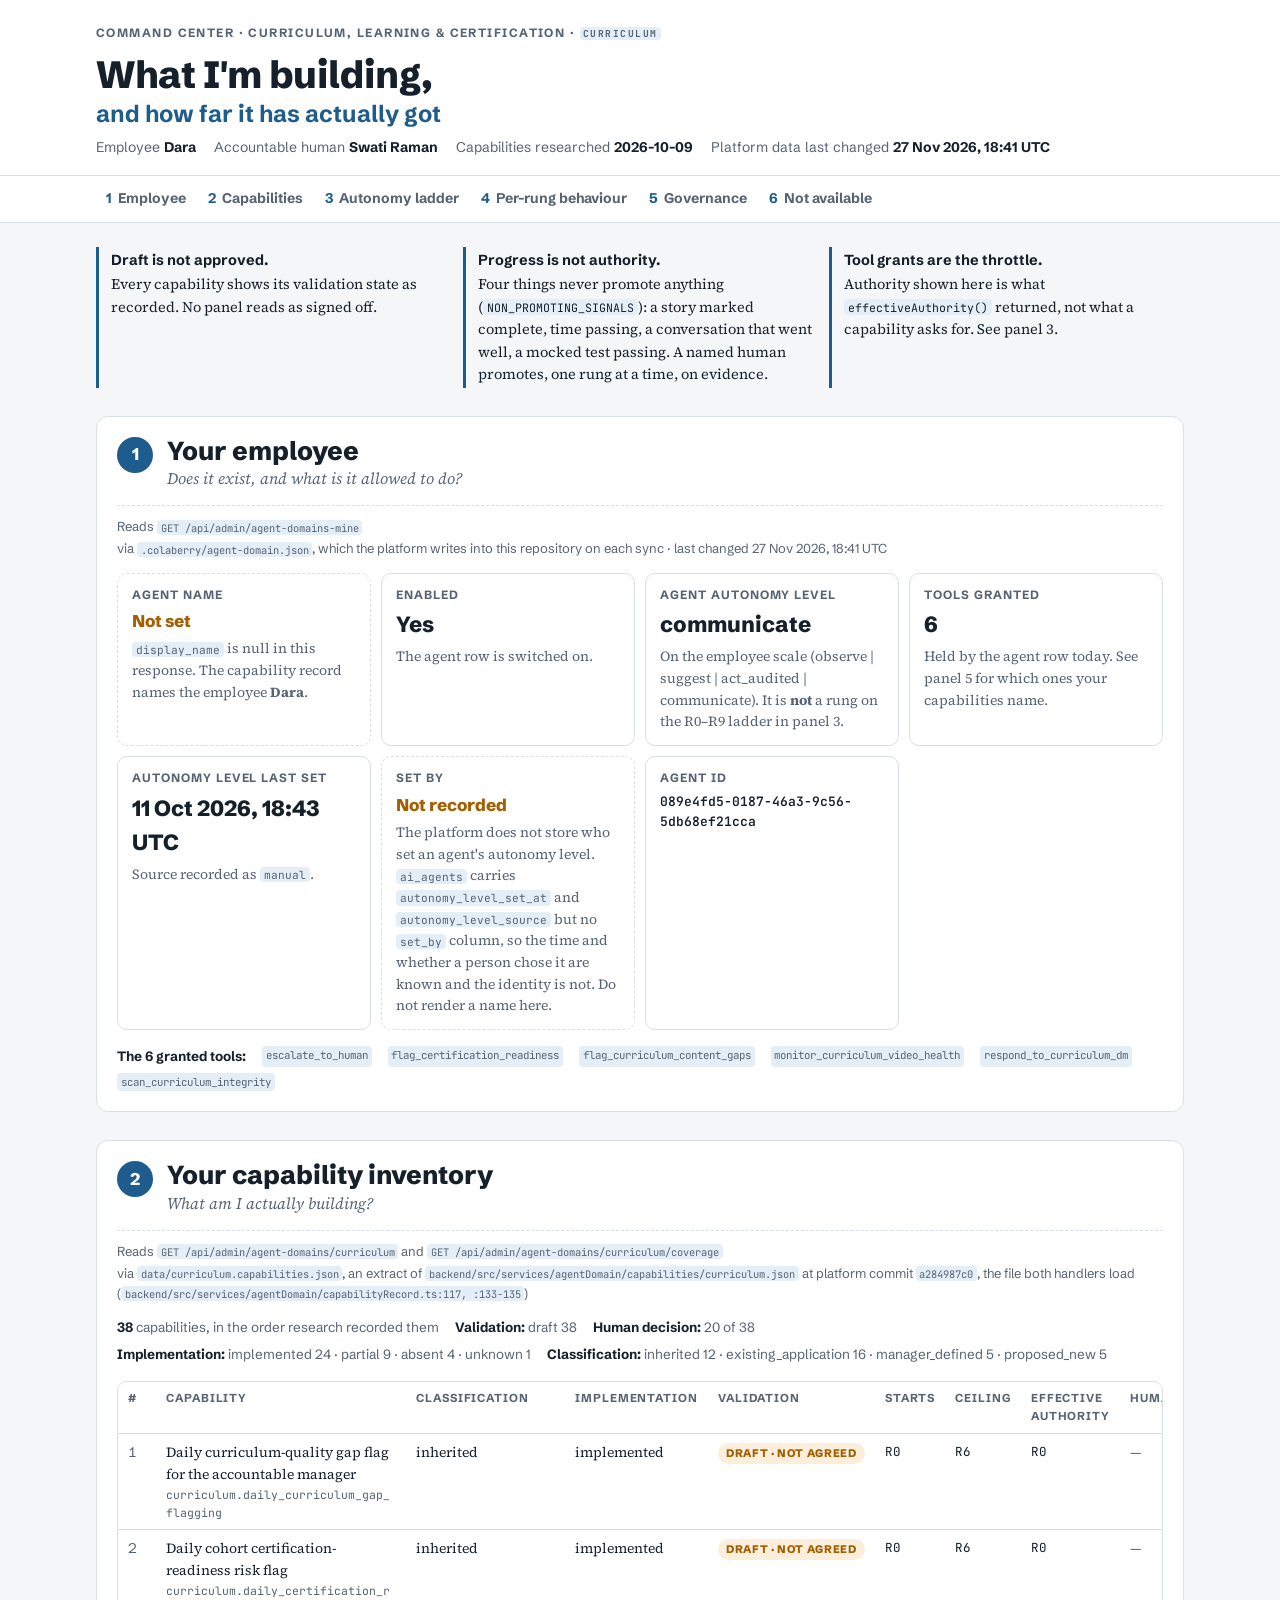
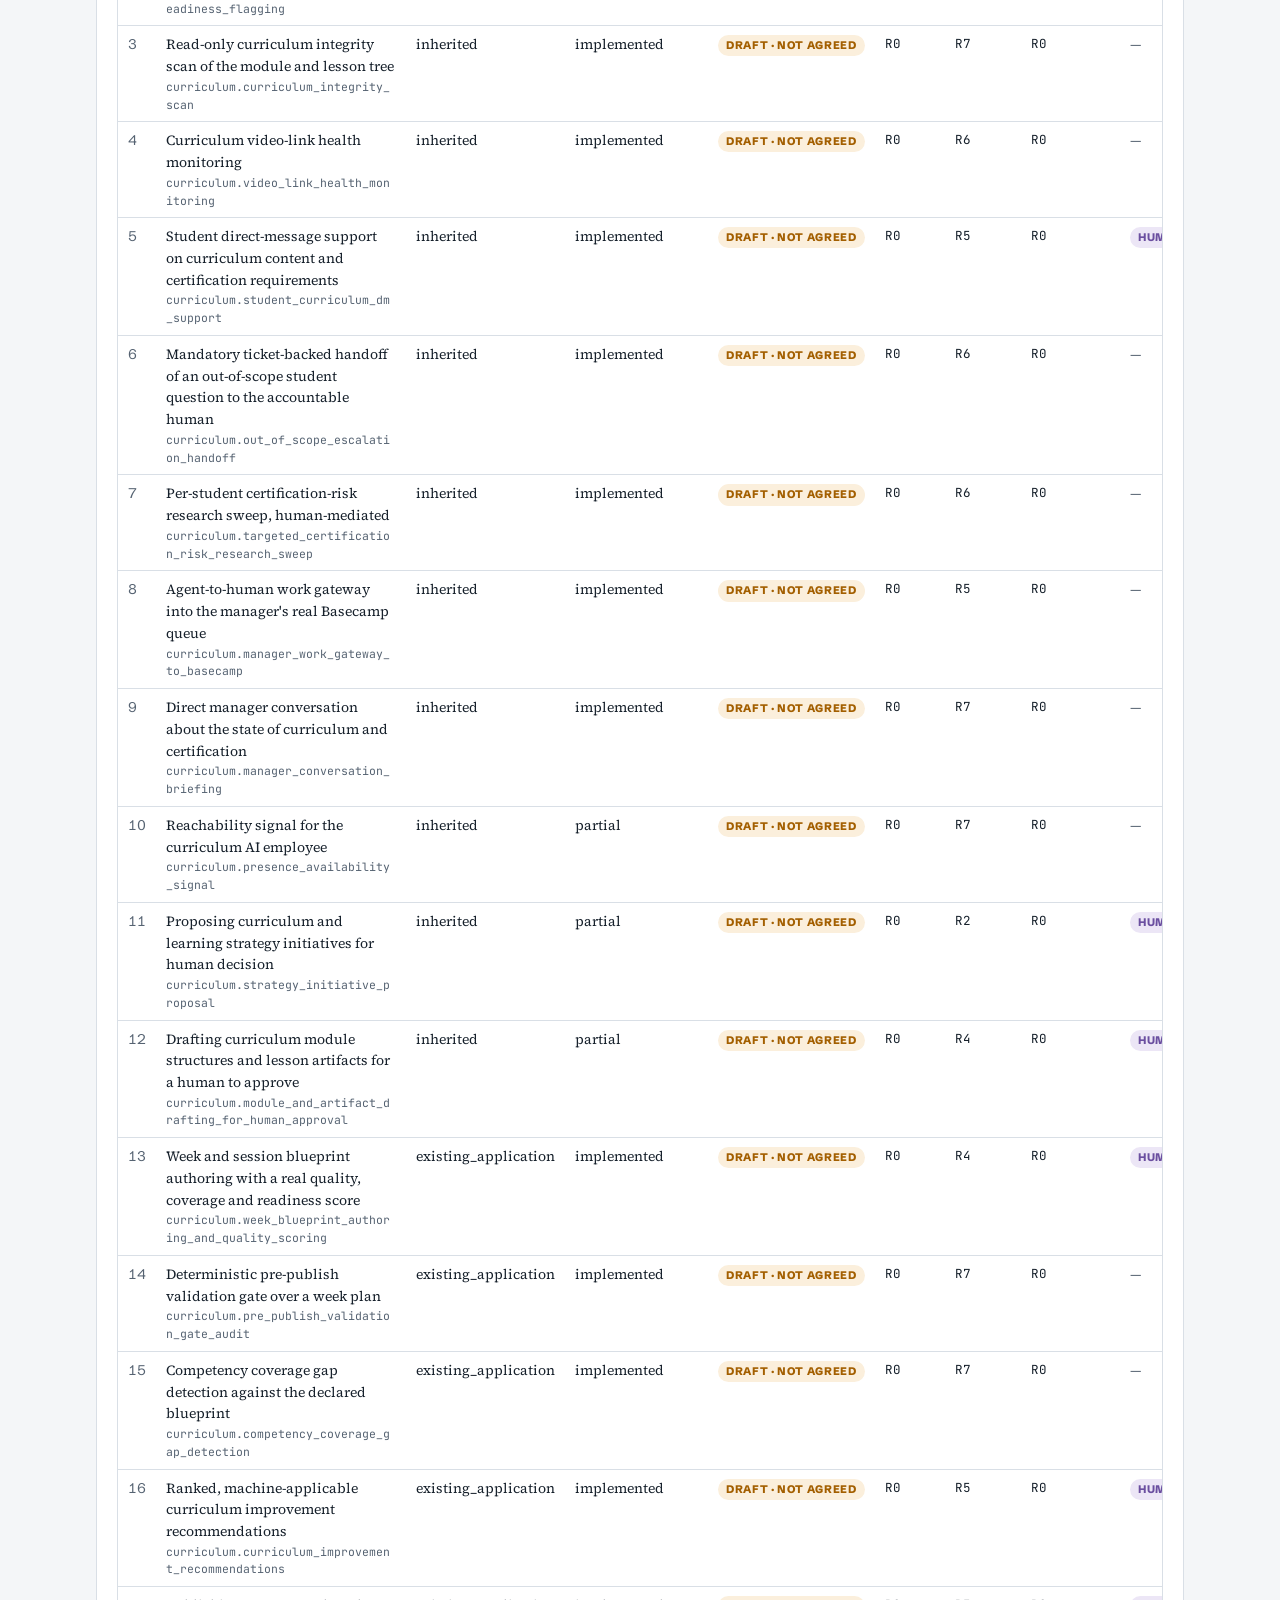
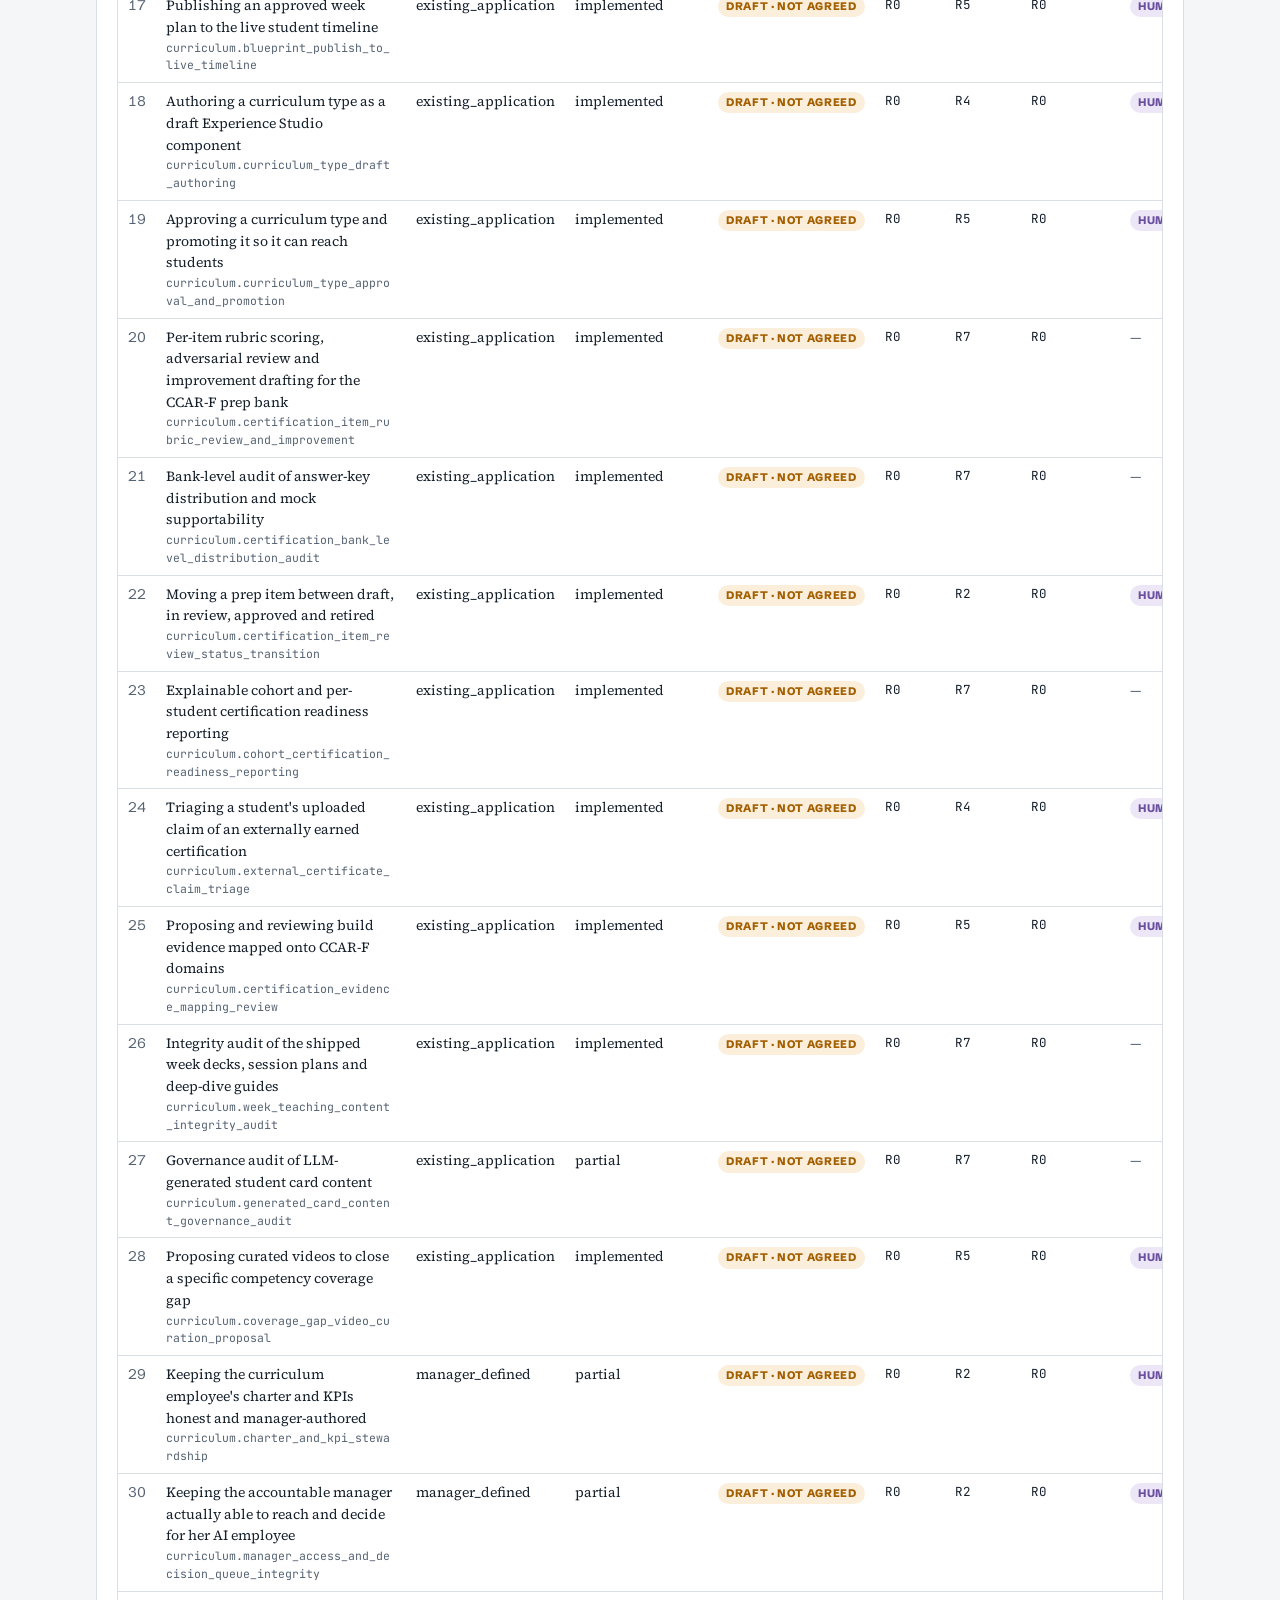
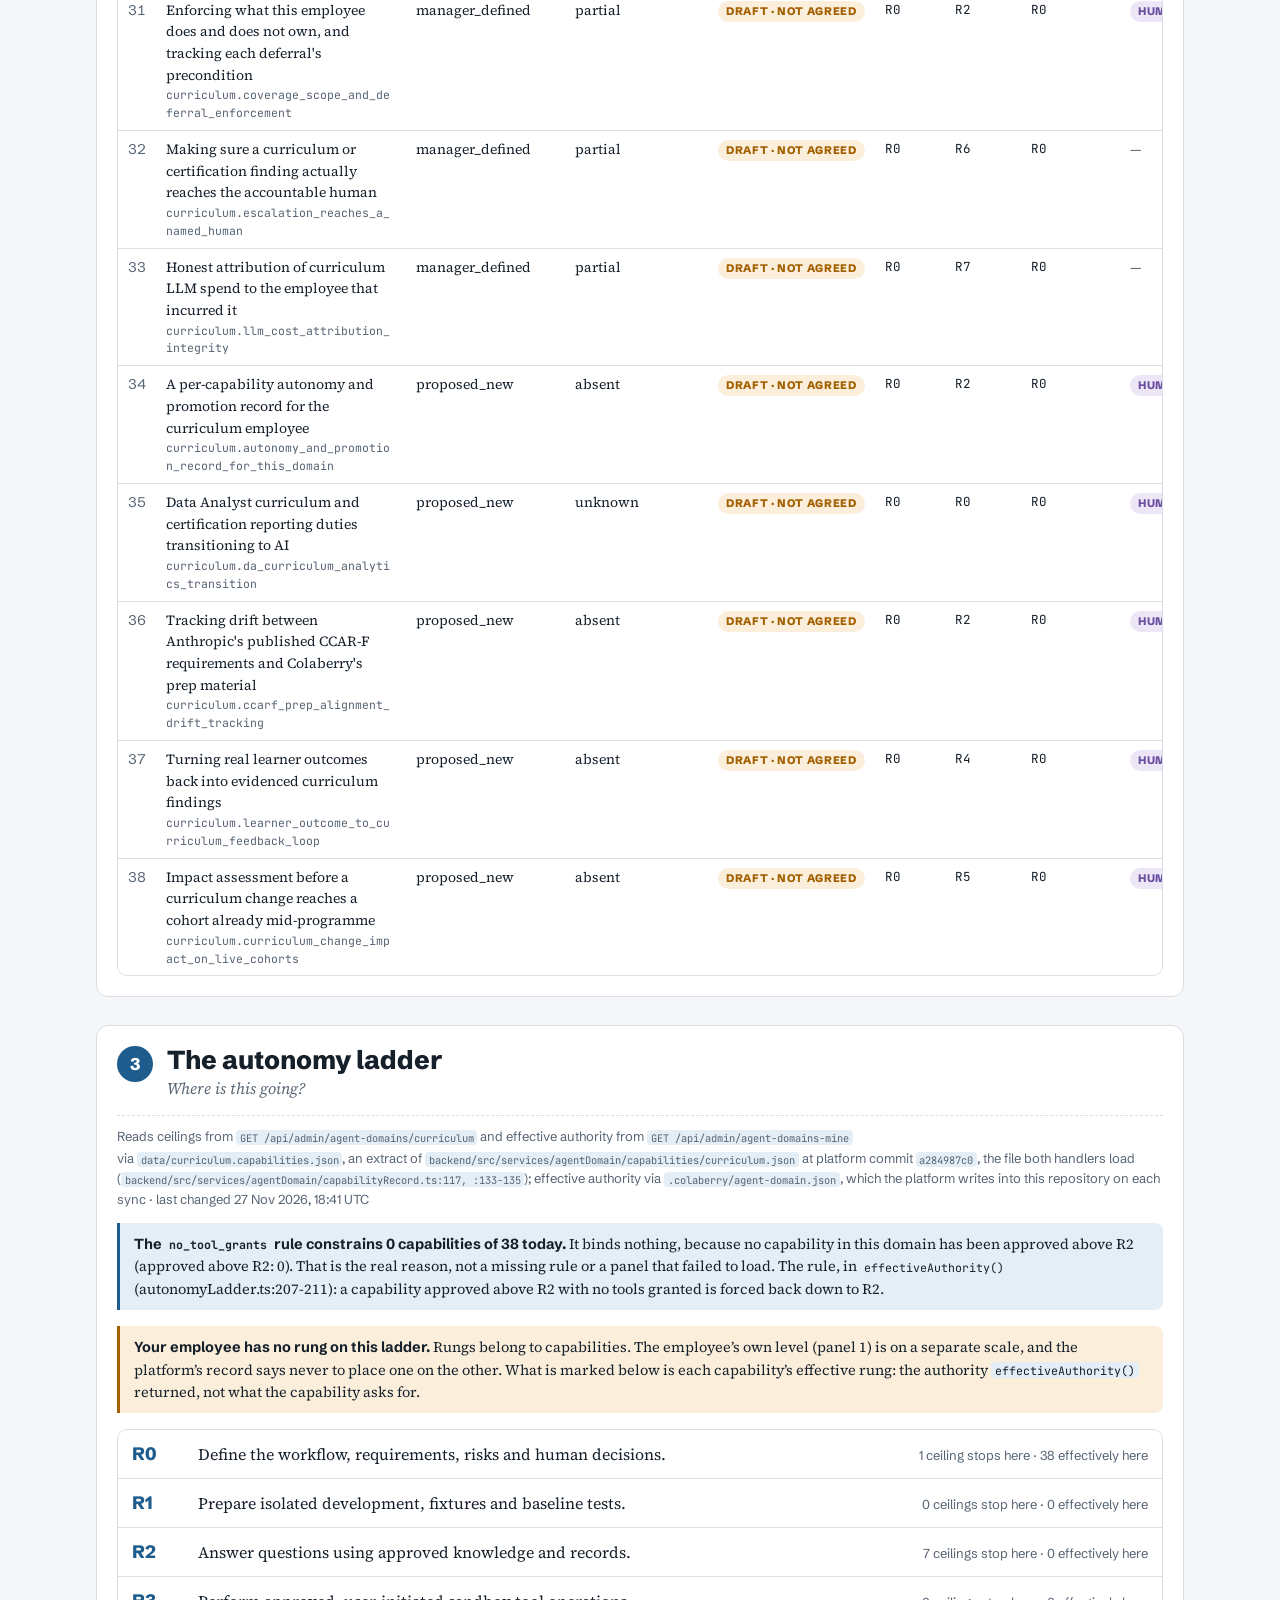
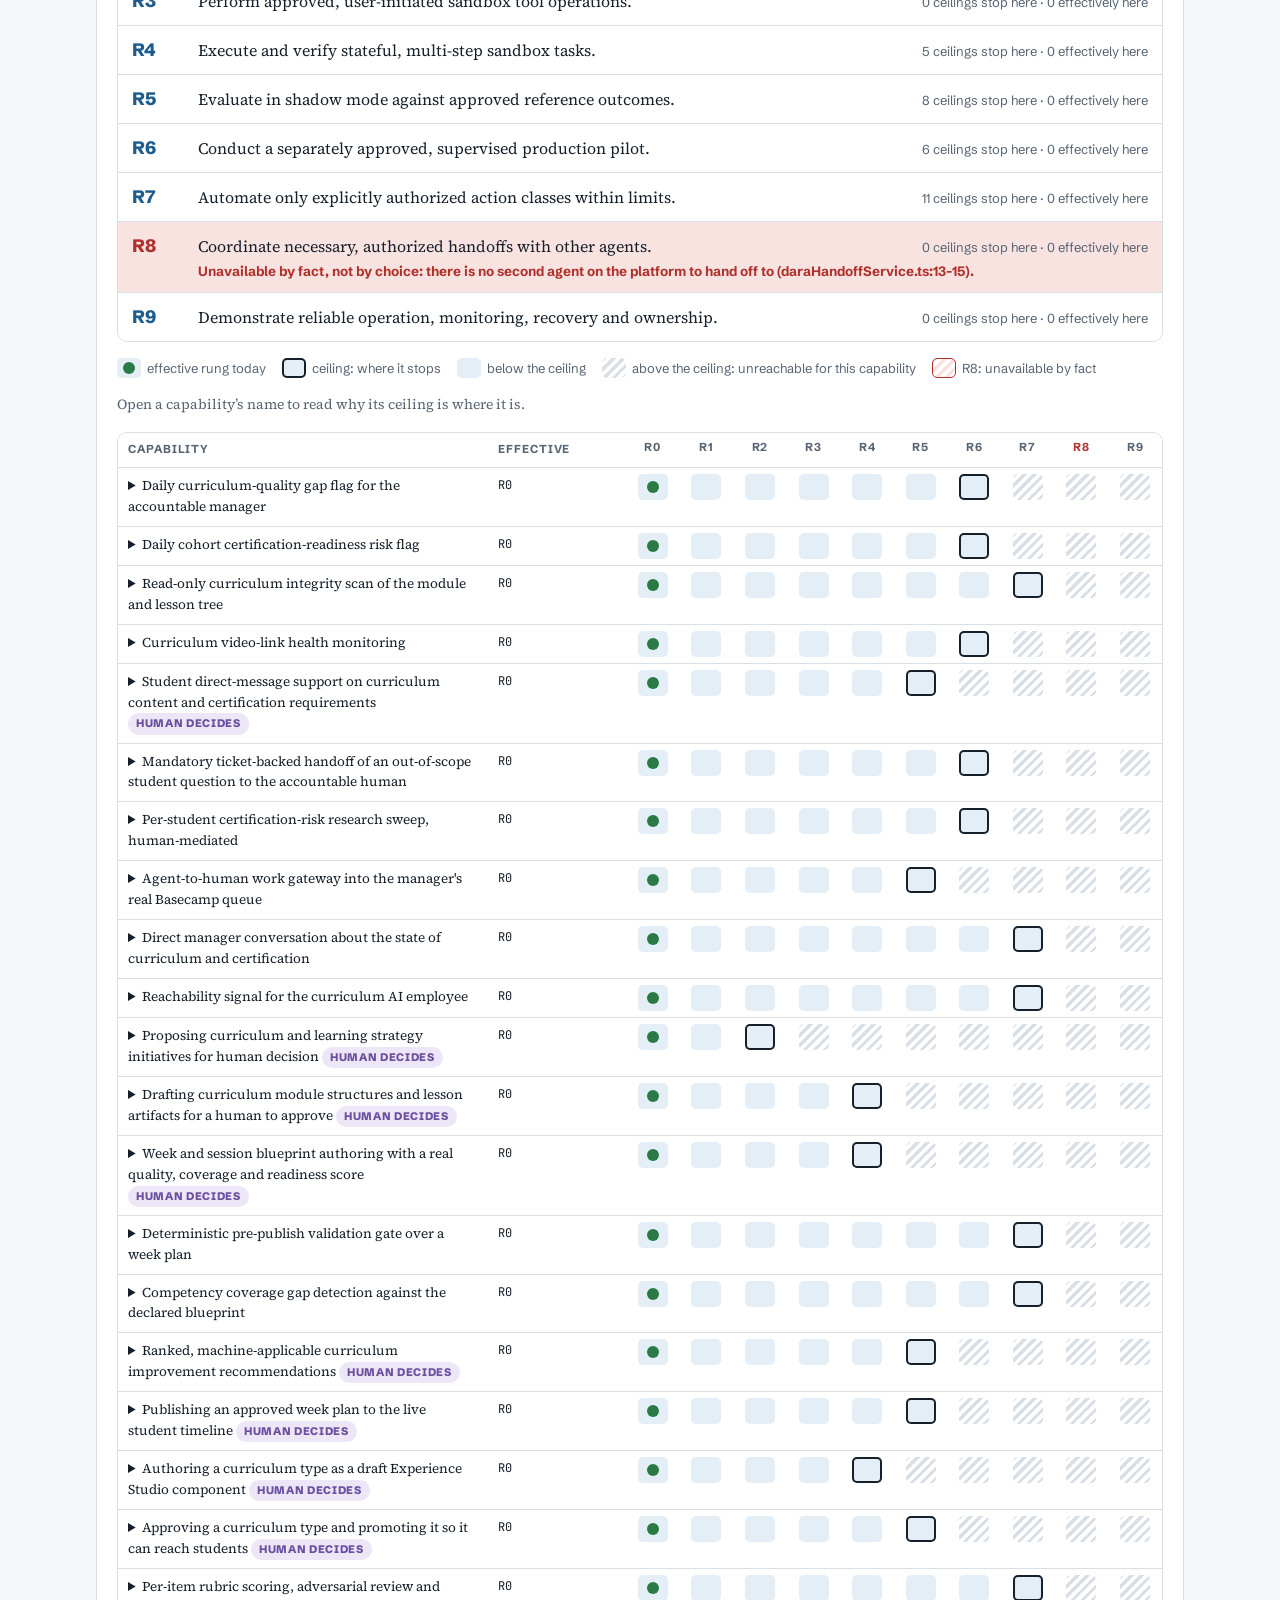
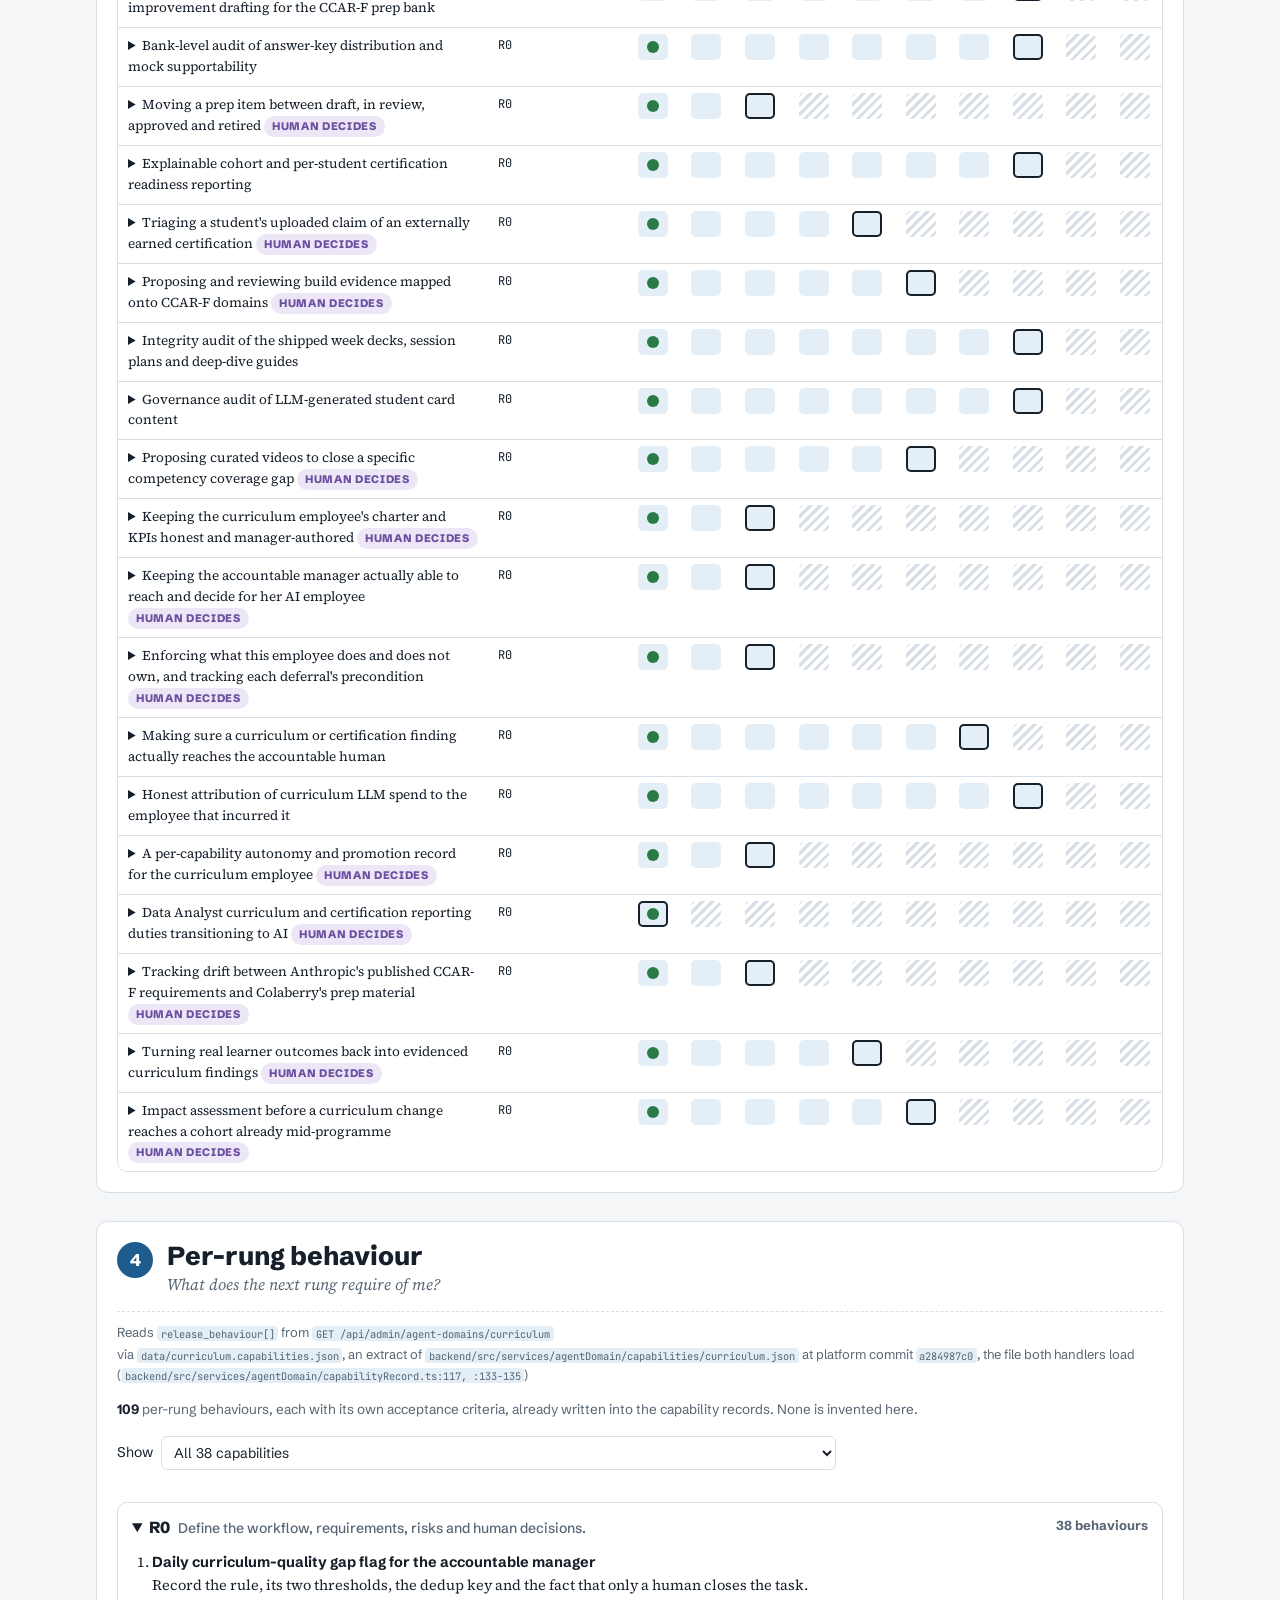
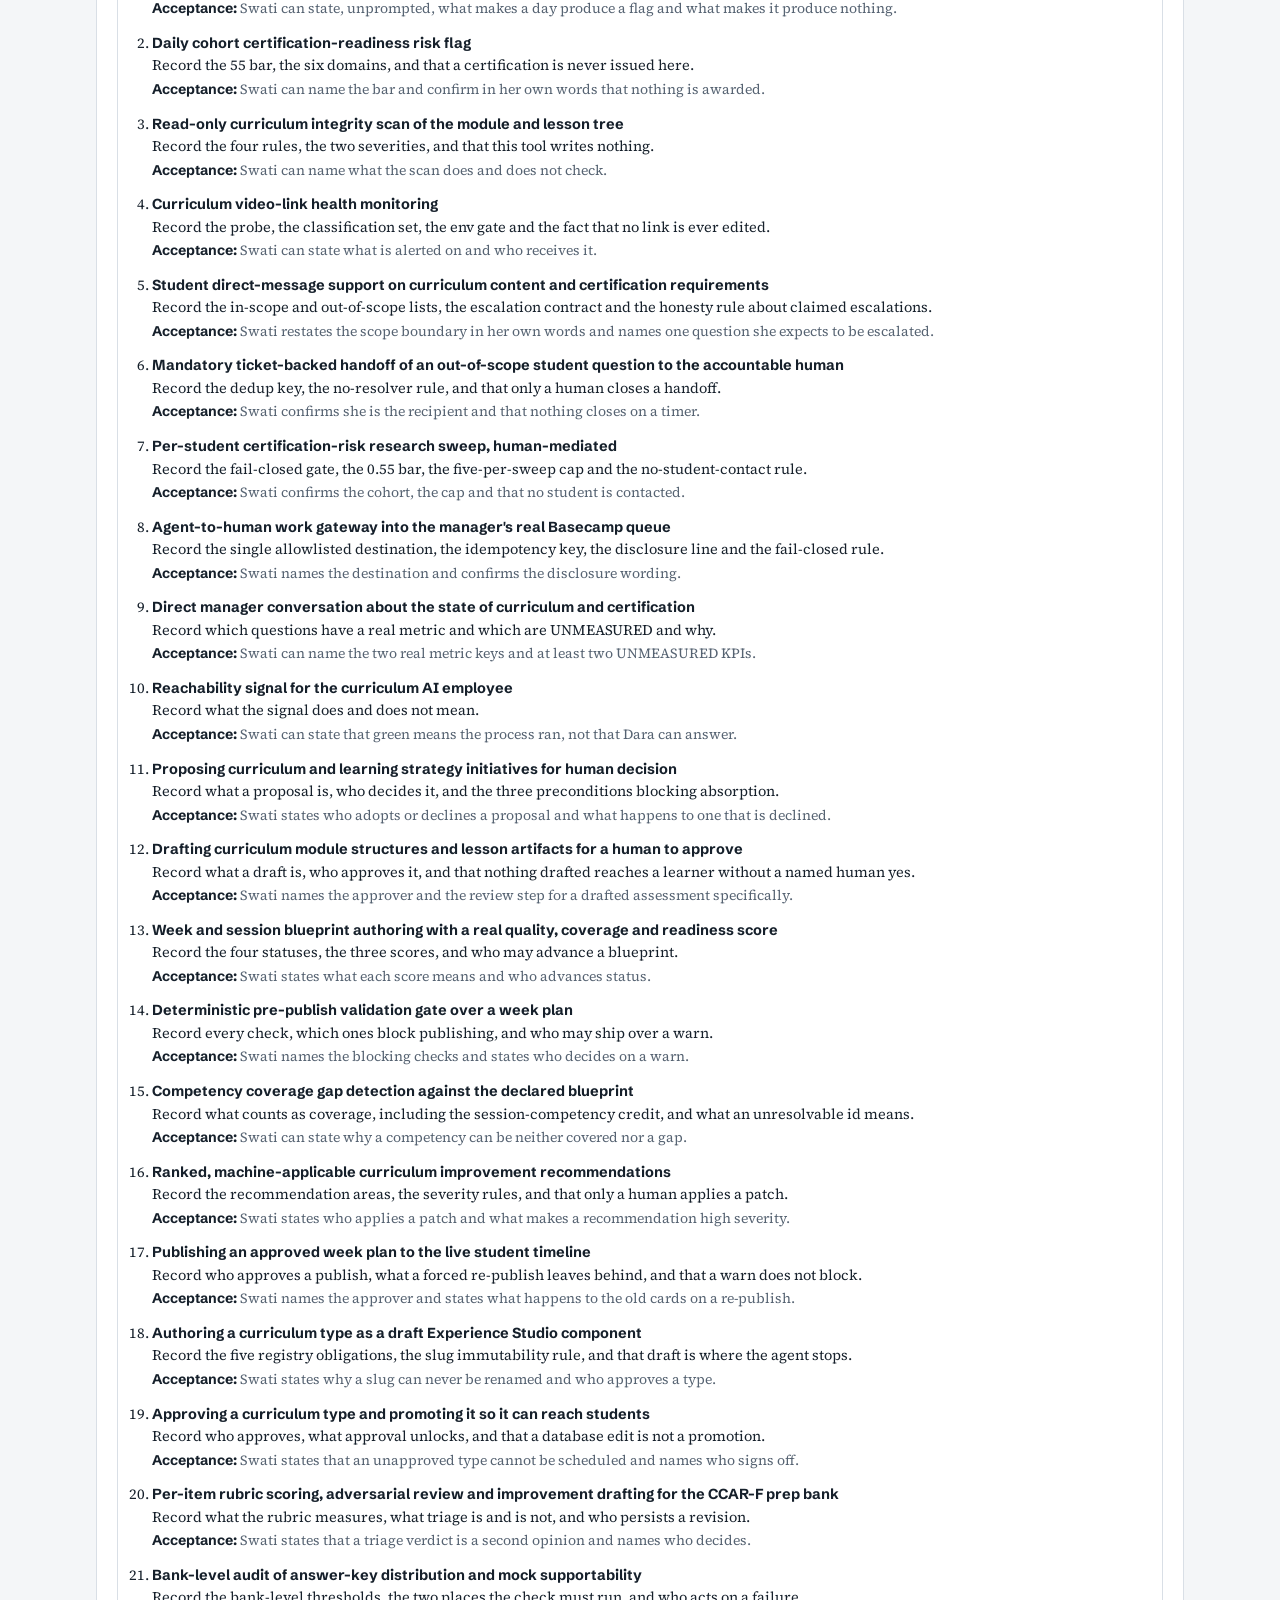
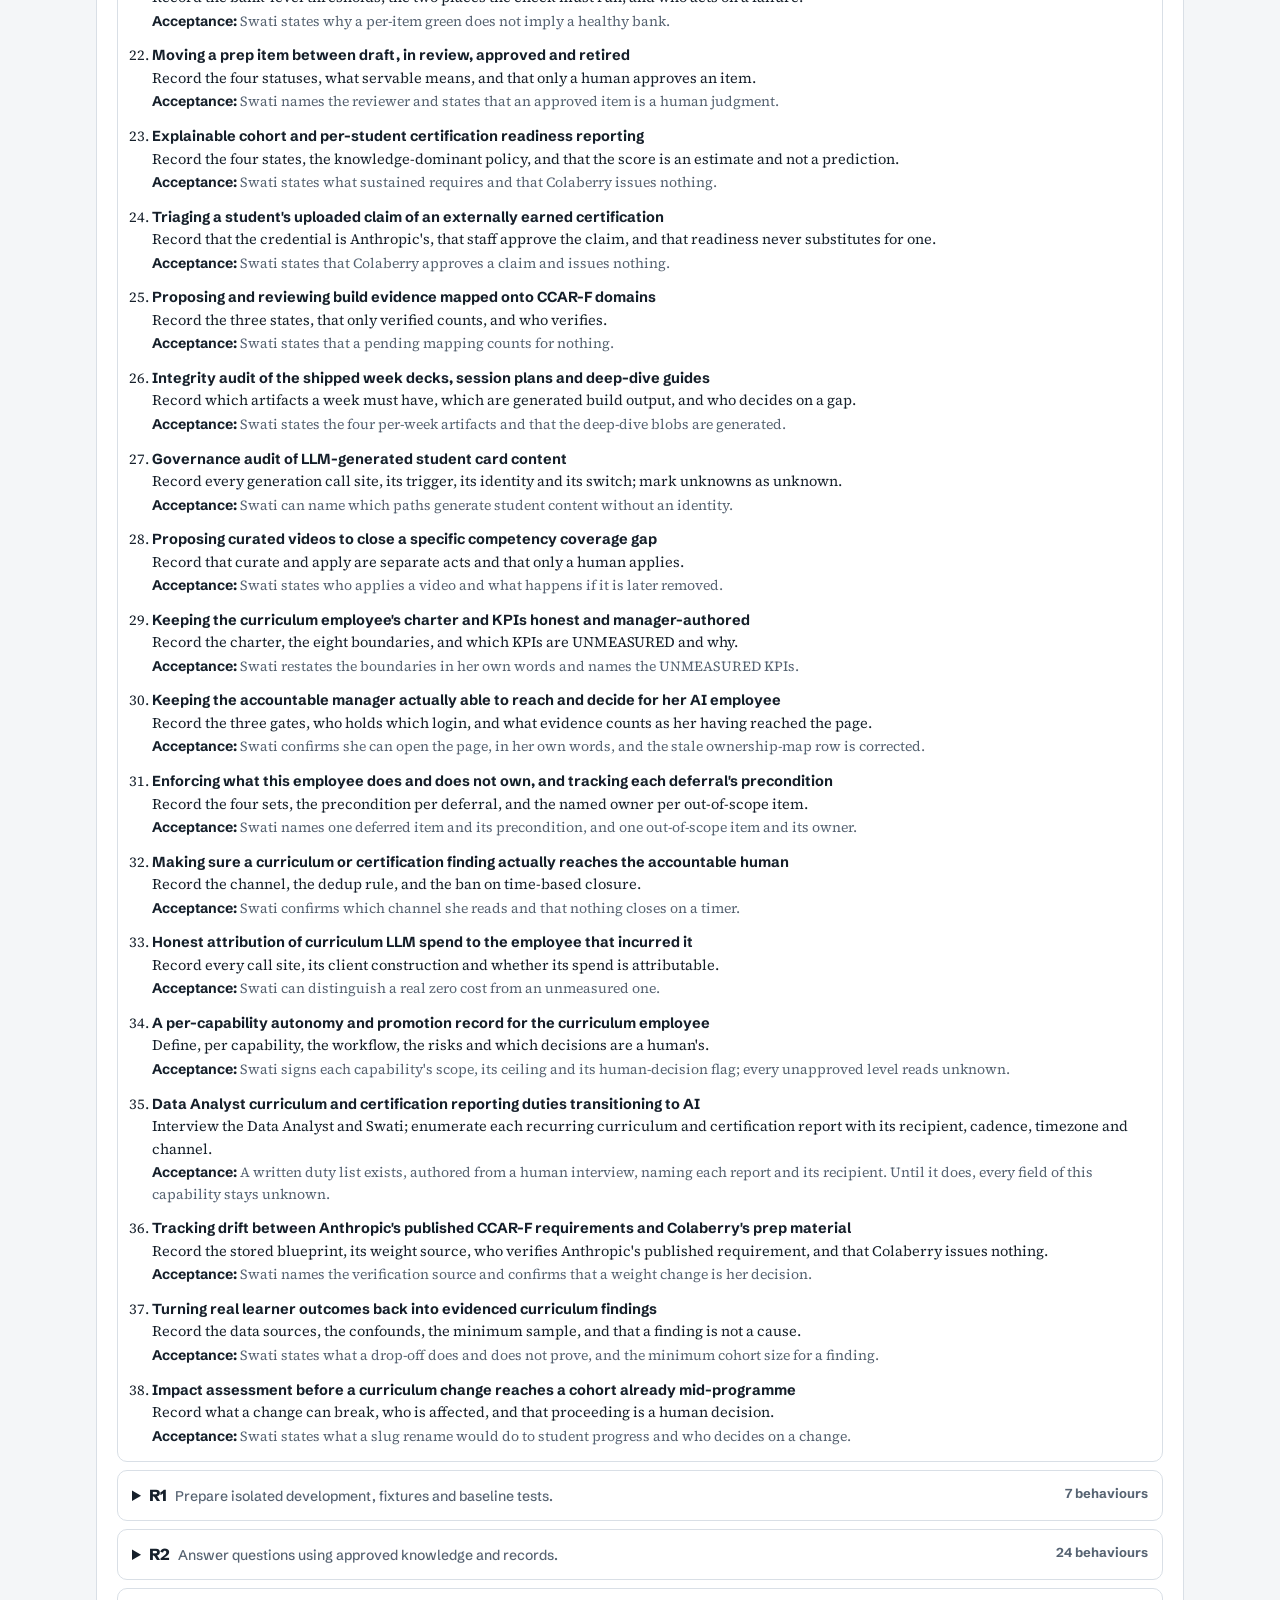
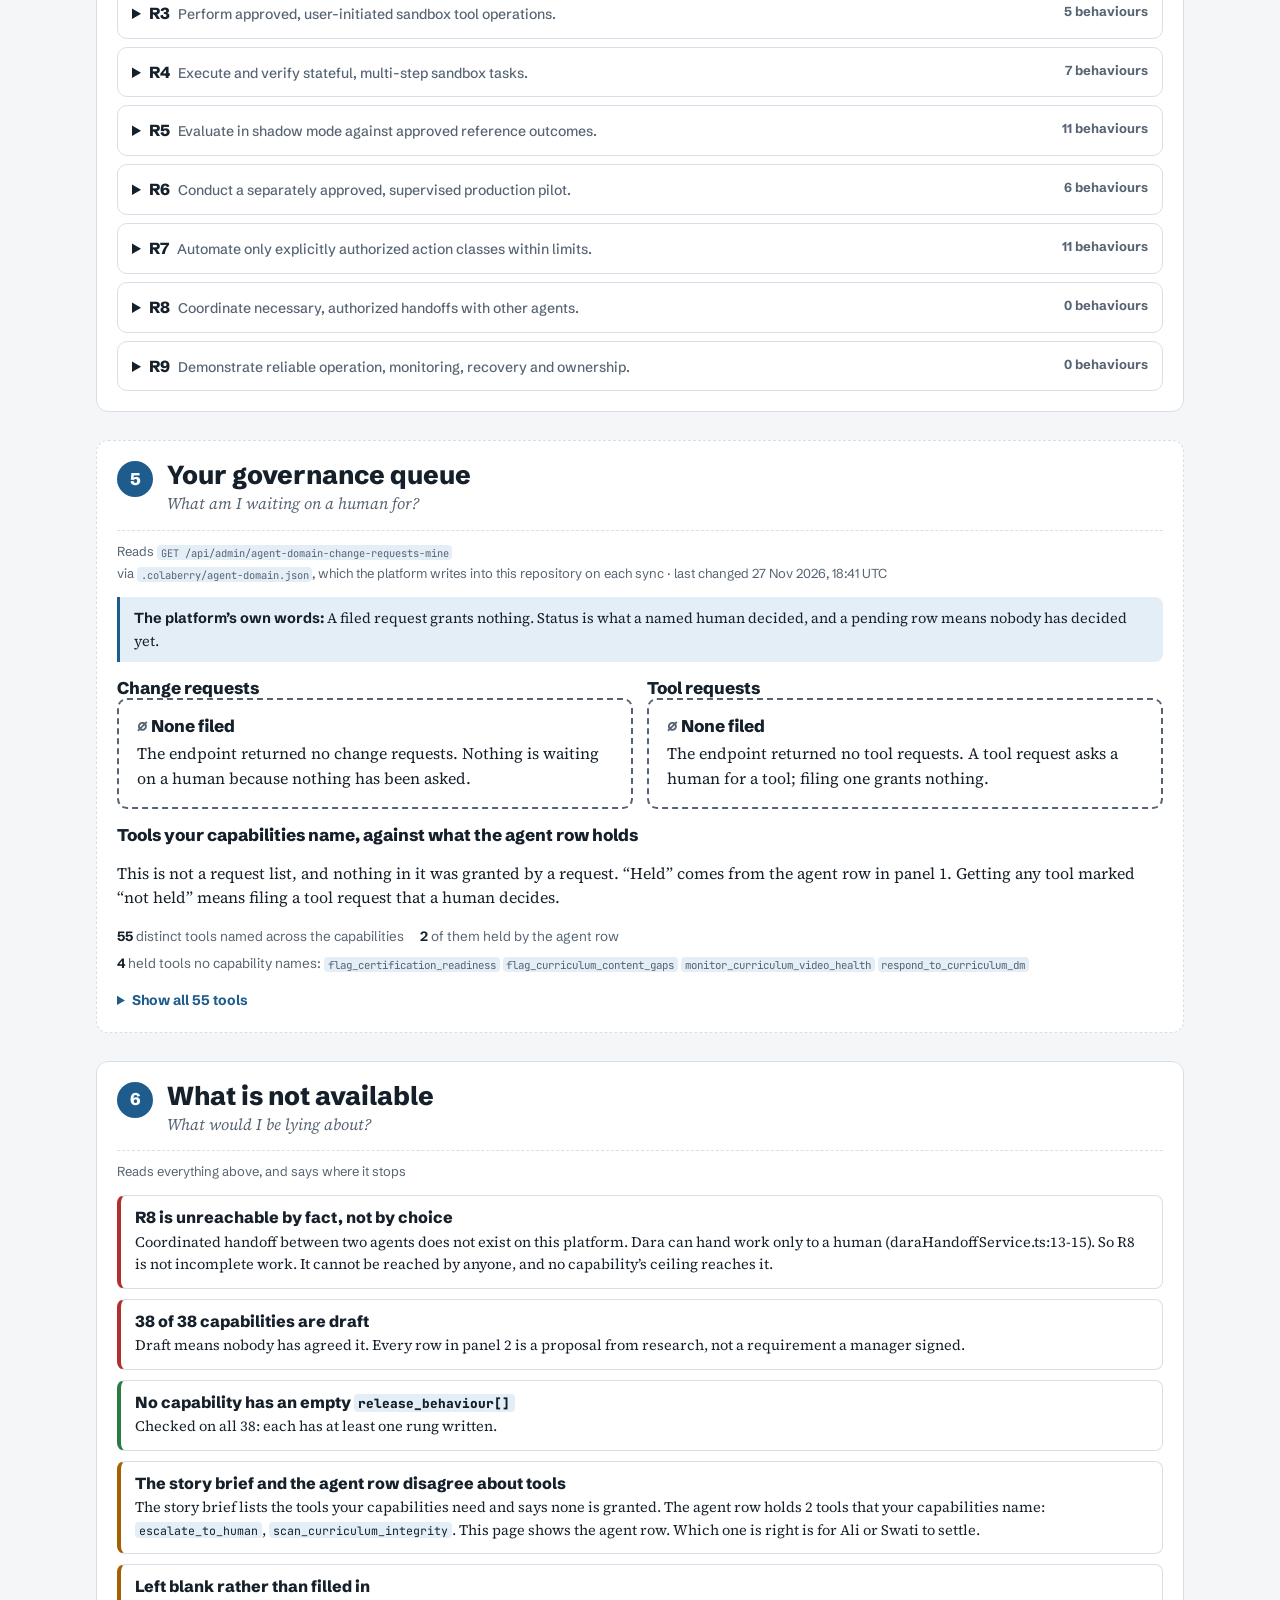
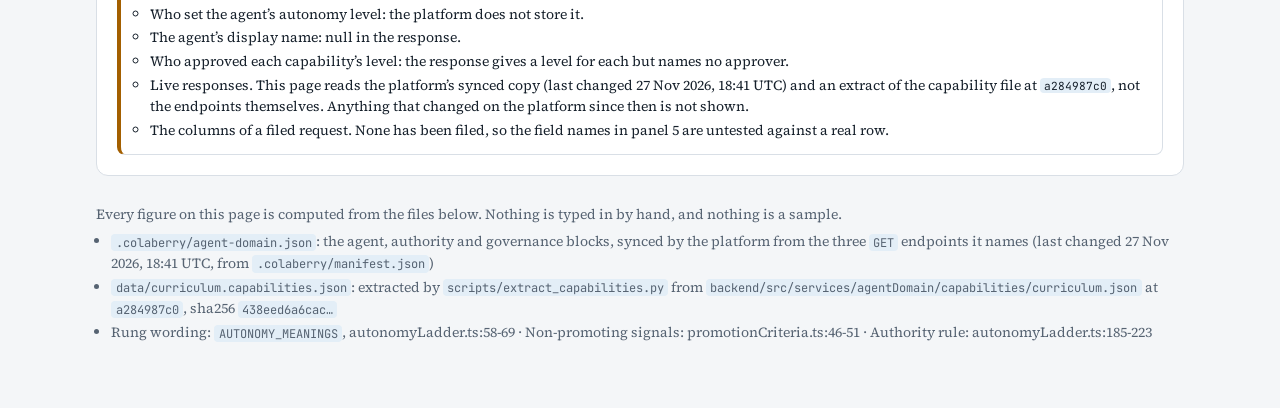
<file: index.html>
<!doctype html>
<html lang="en">
<head>
<meta charset="utf-8">
<meta name="viewport" content="width=device-width, initial-scale=1">
<title>Command Center · Curriculum</title>
<link rel="preconnect" href="https://fonts.googleapis.com">
<link rel="preconnect" href="https://fonts.gstatic.com" crossorigin>
<link rel="stylesheet" href="https://fonts.googleapis.com/css2?family=Schibsted+Grotesk:wght@500;700;800&family=Source+Serif+4:opsz,wght@8..60,400;8..60,600&family=JetBrains+Mono:wght@400;600&display=swap">
<link rel="stylesheet" href="assets/styles.css">
</head>
<body>
<header class="mast">
  <div class="wrap">
    <div class="eyebrow">Command Center · Curriculum, Learning &amp; Certification · <code>curriculum</code></div>
    <h1>What I'm building, <span>and how far it has actually got</span></h1>
    <p class="meta" id="meta">Reading the platform's records…</p>
    <div id="demo-banner" class="demo-banner" hidden></div>
  </div>
  <nav class="jump" aria-label="Panels">
    <div class="wrap">
      <a href="#p1"><b>1</b>Employee</a>
      <a href="#p2"><b>2</b>Capabilities</a>
      <a href="#p3"><b>3</b>Autonomy ladder</a>
      <a href="#p4"><b>4</b>Per-rung behaviour</a>
      <a href="#p5"><b>5</b>Governance</a>
      <a href="#p6"><b>6</b>Not available</a>
    </div>
  </nav>
</header>

<main class="wrap">
  <section class="rules" aria-label="Rules this page keeps">
    <div><b>Draft is not approved.</b><span>Every capability shows its validation state as recorded. No panel reads as signed off.</span></div>
    <div><b>Progress is not authority.</b><span id="rule-progress">A named human promotes, one rung at a time, on evidence.</span></div>
    <div><b>Tool grants are the throttle.</b><span>Authority shown here is what <code>effectiveAuthority()</code> returned, not what a capability asks for. See panel 3.</span></div>
  </section>

  <section class="panel" id="p1" data-state="loading" aria-busy="true">
    <header class="ph"><span class="pn">1</span><div><h2>Your employee</h2><p class="pq">Does it exist, and what is it allowed to do?</p></div></header>
    <p class="reads">Reads <code>GET /api/admin/agent-domains-mine</code></p>
    <div class="pb"></div>
  </section>

  <section class="panel" id="p2" data-state="loading" aria-busy="true">
    <header class="ph"><span class="pn">2</span><div><h2>Your capability inventory</h2><p class="pq">What am I actually building?</p></div></header>
    <p class="reads">Reads <code>GET /api/admin/agent-domains/curriculum</code> and <code>GET /api/admin/agent-domains/curriculum/coverage</code></p>
    <div class="pb"></div>
  </section>

  <section class="panel" id="p3" data-state="loading" aria-busy="true">
    <header class="ph"><span class="pn">3</span><div><h2>The autonomy ladder</h2><p class="pq">Where is this going?</p></div></header>
    <p class="reads">Reads ceilings from <code>GET /api/admin/agent-domains/curriculum</code> and effective authority from <code>GET /api/admin/agent-domains-mine</code></p>
    <div class="pb"></div>
  </section>

  <section class="panel" id="p4" data-state="loading" aria-busy="true">
    <header class="ph"><span class="pn">4</span><div><h2>Per-rung behaviour</h2><p class="pq">What does the next rung require of me?</p></div></header>
    <p class="reads">Reads <code>release_behaviour[]</code> from <code>GET /api/admin/agent-domains/curriculum</code></p>
    <div class="pb"></div>
  </section>

  <section class="panel" id="p5" data-state="loading" aria-busy="true">
    <header class="ph"><span class="pn">5</span><div><h2>Your governance queue</h2><p class="pq">What am I waiting on a human for?</p></div></header>
    <p class="reads">Reads <code>GET /api/admin/agent-domain-change-requests-mine</code></p>
    <div class="pb"></div>
  </section>

  <section class="panel" id="p6" data-state="loading" aria-busy="true">
    <header class="ph"><span class="pn">6</span><div><h2>What is not available</h2><p class="pq">What would I be lying about?</p></div></header>
    <p class="reads">Reads everything above, and says where it stops</p>
    <div class="pb"></div>
  </section>

  <footer class="foot">
    <p>Every figure on this page is computed from the files below. Nothing is typed in by hand, and nothing is a sample.</p>
    <ul id="sources"></ul>
  </footer>
</main>

<script src="assets/model.js"></script>
<script src="assets/app.js"></script>
</body>
</html>
</file>
<file: assets/styles.css>
/* Command Center. A working page: one column, six numbered panels, a matrix where the ladder is. */
:root {
  --bg: #f4f6f8; --surface: #ffffff; --ink: #16202b; --muted: #566372; --rule: #d9dfe6;
  --accent: #1d5c8c; --accent-soft: #e3eef7;
  --unknown: #a35f00; --unknown-soft: #fbefdc;
  --absent: #b0312b; --absent-soft: #f9e3e1;
  --known: #2a7a46; --known-soft: #e2f2e7;
  --reserved: #6b4fa0; --reserved-soft: #ece6f6;
  --skeleton: #e6eaef;
  --font-display: "Schibsted Grotesk", "Helvetica Neue", Arial, sans-serif;
  --font-body: "Source Serif 4", Georgia, serif;
  --font-mono: "JetBrains Mono", ui-monospace, Menlo, Consolas, monospace;
}
@media (prefers-color-scheme: dark) {
  :root:not([data-theme="light"]) {
    --bg: #0e141a; --surface: #161e27; --ink: #e6ebf0; --muted: #9aa7b4; --rule: #2a3542;
    --accent: #6fb0e3; --accent-soft: #15293a;
    --unknown: #f0b45a; --unknown-soft: #33260f; --absent: #f08a83; --absent-soft: #3a1a18;
    --known: #79cf96; --known-soft: #16301f; --reserved: #b49ae6; --reserved-soft: #2a2140;
    --skeleton: #222c37; color-scheme: dark;
  }
}
:root[data-theme="dark"] {
  --bg: #0e141a; --surface: #161e27; --ink: #e6ebf0; --muted: #9aa7b4; --rule: #2a3542;
  --accent: #6fb0e3; --accent-soft: #15293a;
  --unknown: #f0b45a; --unknown-soft: #33260f; --absent: #f08a83; --absent-soft: #3a1a18;
  --known: #79cf96; --known-soft: #16301f; --reserved: #b49ae6; --reserved-soft: #2a2140;
  --skeleton: #222c37; color-scheme: dark;
}

* { box-sizing: border-box; }
body { margin: 0; background: var(--bg); color: var(--ink); font-family: var(--font-body); font-size: 16px; line-height: 1.55; }
.wrap { max-width: 1120px; margin: 0 auto; padding-inline: 16px; }
h1, h2, h3, h4, .eyebrow, .pn, th, .chip, .jump, summary, label, select { font-family: var(--font-display); }
h1, h2, h3 { margin: 0; line-height: 1.15; text-wrap: balance; }
p { margin: 0; }
code { font-family: var(--font-mono); font-size: 0.8em; background: var(--accent-soft); padding: 0.05em 0.35em; border-radius: 4px; overflow-wrap: anywhere; }
a { color: var(--accent); }
:focus-visible { outline: 3px solid var(--accent); outline-offset: 2px; }
.muted { color: var(--muted); }

/* Masthead */
.mast { background: var(--surface); border-bottom: 1px solid var(--rule); }
.mast > .wrap { padding-block: 24px 16px; display: grid; gap: 10px; }
.eyebrow { font-size: 12px; letter-spacing: 0.12em; text-transform: uppercase; color: var(--muted); font-weight: 700; }
.mast h1 { font-size: clamp(26px, 4.4vw, 38px); font-weight: 800; }
.mast h1 span { display: block; font-size: 0.62em; font-weight: 700; color: var(--accent); margin-top: 4px; }
.meta { font-family: var(--font-display); font-size: 14px; color: var(--muted); display: flex; flex-wrap: wrap; gap: 4px 18px; }
.meta b { color: var(--ink); }
.demo-banner { border: 2px solid var(--unknown); background: var(--unknown-soft); border-radius: 8px; padding: 10px 14px; font-family: var(--font-display); font-weight: 700; }
.jump { position: sticky; top: 0; z-index: 5; background: var(--surface); border-top: 1px solid var(--rule); }
.jump .wrap { display: flex; gap: 2px; overflow-x: auto; }
.jump a { white-space: nowrap; text-decoration: none; color: var(--muted); font-weight: 700; font-size: 14px; padding: 12px 10px; }
.jump a:hover { color: var(--ink); }
.jump b { color: var(--accent); margin-right: 6px; }

main.wrap { padding-block: 24px 64px; display: grid; gap: 28px; }
main.wrap > *, .pb > *, .split > * { min-width: 0; }

/* Rules band */
.rules { display: grid; grid-template-columns: repeat(auto-fit, minmax(260px, 1fr)); gap: 12px; }
.rules > div { border-left: 3px solid var(--accent); padding: 2px 0 2px 12px; font-size: 14.5px; display: grid; gap: 2px; align-content: start; }
.rules b { font-family: var(--font-display); }

/* Panels and their states */
.panel { background: var(--surface); border: 1px solid var(--rule); border-radius: 12px; padding: 20px; display: grid; gap: 14px; scroll-margin-top: 56px; min-width: 0; }
.ph { display: flex; gap: 14px; align-items: flex-start; }
.pn { flex: none; width: 36px; height: 36px; border-radius: 50%; background: var(--accent); color: var(--surface); display: grid; place-items: center; font-weight: 800; font-size: 17px; }
.ph h2 { font-size: clamp(21px, 2.8vw, 26px); font-weight: 800; }
.pq { color: var(--muted); font-style: italic; }
.reads { font-family: var(--font-display); font-size: 13px; color: var(--muted); border-top: 1px dashed var(--rule); padding-top: 10px; }
.reads .via { display: block; margin-top: 2px; }
.pb { display: grid; gap: 16px; min-width: 0; }

/* Loading: animated grey bars, labelled. Never mistaken for an answer. */
.state-loading { display: grid; gap: 10px; }
.state-loading .label { font-family: var(--font-display); font-weight: 700; color: var(--muted); }
.state-loading i { display: block; height: 14px; border-radius: 4px; background: var(--skeleton); }
.state-loading i:nth-of-type(2) { width: 80%; } .state-loading i:nth-of-type(3) { width: 55%; }
@media (prefers-reduced-motion: no-preference) {
  .state-loading i { animation: pulse 1.2s ease-in-out infinite; }
  @keyframes pulse { 50% { opacity: 0.45; } }
}
/* Empty: the source answered, with nothing. Dashed, words first. */
.state-empty { border: 2px dashed var(--muted); border-radius: 10px; padding: 16px 18px; display: grid; gap: 6px; }
.state-empty h3, .state-error h3 { font-size: 17px; font-weight: 800; }
.state-empty h3::before { content: "∅ "; color: var(--muted); }
/* Error: the source could not be read. Nothing shown in its place. */
.state-error { border: 2px solid var(--absent); background: var(--absent-soft); border-radius: 10px; padding: 16px 18px; display: grid; gap: 6px; }
.panel[data-state="empty"] { border-style: dashed; }
.panel[data-state="error"] { border-color: var(--absent); }

/* Facts */
.facts { display: grid; grid-template-columns: repeat(auto-fit, minmax(220px, 1fr)); gap: 10px; }
.fact { border: 1px solid var(--rule); border-radius: 10px; padding: 12px 14px; display: grid; gap: 4px; align-content: start; min-width: 0; }
.fact .k { font-family: var(--font-display); font-size: 12px; letter-spacing: 0.08em; text-transform: uppercase; color: var(--muted); font-weight: 700; }
.fact .v { font-family: var(--font-display); font-size: 22px; font-weight: 800; overflow-wrap: anywhere; }
.fact .v.mono { font-family: var(--font-mono); font-size: 13px; font-weight: 600; }
.fact p { font-size: 14px; color: var(--muted); }
.fact.unrecorded { border-style: dashed; }
.fact.unrecorded .v { color: var(--unknown); font-size: 17px; }
.note { border-left: 3px solid var(--unknown); background: var(--unknown-soft); padding: 10px 14px; border-radius: 0 8px 8px 0; font-size: 14.5px; }
.note.info { border-left-color: var(--accent); background: var(--accent-soft); }
.note b { font-family: var(--font-display); }

/* Chips */
.chip { display: inline-block; font-size: 11px; font-weight: 800; letter-spacing: 0.06em; text-transform: uppercase; padding: 2px 8px; border-radius: 999px; white-space: nowrap; background: var(--accent-soft); color: var(--accent); }
.chip.draft { background: var(--unknown-soft); color: var(--unknown); }
.chip.human { background: var(--reserved-soft); color: var(--reserved); }
.chip.no { background: var(--absent-soft); color: var(--absent); }
.chip.yes { background: var(--known-soft); color: var(--known); }
.chip.plain { background: none; border: 1px solid var(--rule); color: var(--muted); }
.tally { display: flex; flex-wrap: wrap; gap: 6px 16px; font-family: var(--font-display); font-size: 13.5px; color: var(--muted); }
.tally b { color: var(--ink); }

/* Tables */
.tbox { overflow-x: auto; border: 1px solid var(--rule); border-radius: 10px; max-width: 100%; }
table { border-collapse: collapse; width: 100%; font-size: 14px; }
th, td { text-align: left; padding: 8px 10px; border-bottom: 1px solid var(--rule); vertical-align: top; }
th { font-size: 11.5px; letter-spacing: 0.08em; text-transform: uppercase; color: var(--muted); background: var(--surface); }
tbody tr:last-child td { border-bottom: 0; }
td.n { color: var(--muted); font-family: var(--font-display); font-variant-numeric: tabular-nums; }
td .id { display: block; font-family: var(--font-mono); font-size: 11.5px; color: var(--muted); overflow-wrap: anywhere; }
.rung { font-family: var(--font-mono); font-size: 12.5px; white-space: nowrap; }
.inv { min-width: 980px; }
.inv td:nth-child(2) { min-width: 250px; }

/* Ladder */
.rungs { display: grid; border: 1px solid var(--rule); border-radius: 10px; overflow: hidden; }
.rungrow { display: grid; grid-template-columns: 52px 1fr auto; gap: 2px 14px; padding: 10px 14px; border-bottom: 1px solid var(--rule); align-items: baseline; }
.rungrow:last-child { border-bottom: 0; }
.rungrow .rk { font-family: var(--font-display); font-weight: 800; font-size: 18px; color: var(--accent); }
.rungrow .rc { font-family: var(--font-display); font-size: 13px; color: var(--muted); text-align: right; }
.rungrow.fact-off { background: var(--absent-soft); }
.rungrow.fact-off .rk { color: var(--absent); }
.rungrow .why { grid-column: 2 / -1; font-size: 13.5px; color: var(--absent); font-family: var(--font-display); font-weight: 700; }
@media (max-width: 560px) { .rungrow { grid-template-columns: 40px 1fr; } .rungrow .rc { grid-column: 2; text-align: left; } }

.legend { display: flex; flex-wrap: wrap; gap: 8px 16px; font-family: var(--font-display); font-size: 13px; color: var(--muted); }
.legend span { display: inline-flex; align-items: center; gap: 6px; }
.legend .cell { margin: 0; width: 24px; height: 20px; }
.matrix { min-width: 820px; table-layout: fixed; }
.matrix th.cap, .matrix td.cap { width: 290px; position: sticky; left: 0; background: var(--surface); z-index: 1; }
.matrix th.cap { z-index: 2; }
.matrix th.r, .matrix td.c { width: 42px; text-align: center; padding: 6px 2px; }
.matrix th.r.off { color: var(--absent); }
.matrix th.eff, .matrix td.eff { width: 108px; }
.matrix td.cap summary { font-family: var(--font-body); font-size: 13.5px; cursor: pointer; }
.matrix td.cap p { font-size: 13px; color: var(--muted); margin-top: 6px; }
.matrix td.eff { font-family: var(--font-mono); font-size: 12px; }
.cell { display: grid; place-items: center; width: 30px; height: 26px; margin: 0 auto; border-radius: 5px; }
.cell.reachable { background: var(--accent-soft); }
.cell.beyond { background: repeating-linear-gradient(135deg, var(--rule) 0 3px, transparent 3px 7px); }
.cell.unavailable { background: repeating-linear-gradient(135deg, var(--absent-soft) 0 3px, transparent 3px 7px); border: 1px solid var(--absent); }
.cell.unknown { border: 1px dashed var(--unknown); }
.cell.ceiling { box-shadow: inset 0 0 0 2px var(--ink); }
.cell .dot { width: 12px; height: 12px; border-radius: 50%; background: var(--known); }

/* Behaviour */
.filter { display: flex; flex-wrap: wrap; gap: 8px; align-items: center; font-size: 14px; }
.filter select { font-size: 14px; padding: 6px 8px; border-radius: 6px; border: 1px solid var(--rule); background: var(--surface); color: var(--ink); max-width: 100%; }
details.rb { border: 1px solid var(--rule); border-radius: 10px; }
details.rb > summary { padding: 12px 14px; font-weight: 800; cursor: pointer; }
details.rb > summary .m { font-weight: 500; color: var(--muted); font-size: 14px; margin-left: 8px; }
details.rb > summary .ct { float: right; font-size: 13px; color: var(--muted); font-weight: 700; margin-left: 8px; }
details.rb ol { margin: 0; padding: 0 14px 14px 34px; display: grid; gap: 12px; }
details.rb li { font-size: 14.5px; }
details.rb li .who { font-family: var(--font-display); font-weight: 700; display: block; }
details.rb li .ac { display: block; color: var(--muted); font-size: 14px; margin-top: 2px; }
details.rb li .ac b { font-family: var(--font-display); color: var(--ink); }
details.rb .none { padding: 0 14px 14px; color: var(--muted); font-size: 14px; }
.rbs { display: grid; gap: 8px; }

/* Governance + gaps */
.split { display: grid; grid-template-columns: repeat(auto-fit, minmax(280px, 1fr)); gap: 14px; }
.sub { font-size: 17px; font-weight: 800; }
.gaps { display: grid; gap: 10px; margin: 0; padding: 0; list-style: none; }
.gaps > li { border: 1px solid var(--rule); border-left: 4px solid var(--absent); border-radius: 8px; padding: 12px 14px; display: grid; gap: 4px; font-size: 14.5px; min-width: 0; }
.gaps > li.ok { border-left-color: var(--known); }
.gaps > li.unk { border-left-color: var(--unknown); }
.gaps h3 { font-size: 16px; font-weight: 800; }
.gaps ul { margin: 4px 0 0; padding-left: 1.1em; display: grid; gap: 2px; font-size: 14px; }
details.more > summary { cursor: pointer; font-weight: 700; font-size: 14px; color: var(--accent); }
details.more[open] > summary { margin-bottom: 8px; }

.foot { font-size: 14px; color: var(--muted); display: grid; gap: 6px; }
.foot ul { margin: 0; padding-left: 1.1em; display: grid; gap: 2px; }
.foot code { font-size: 12px; }
</file>
